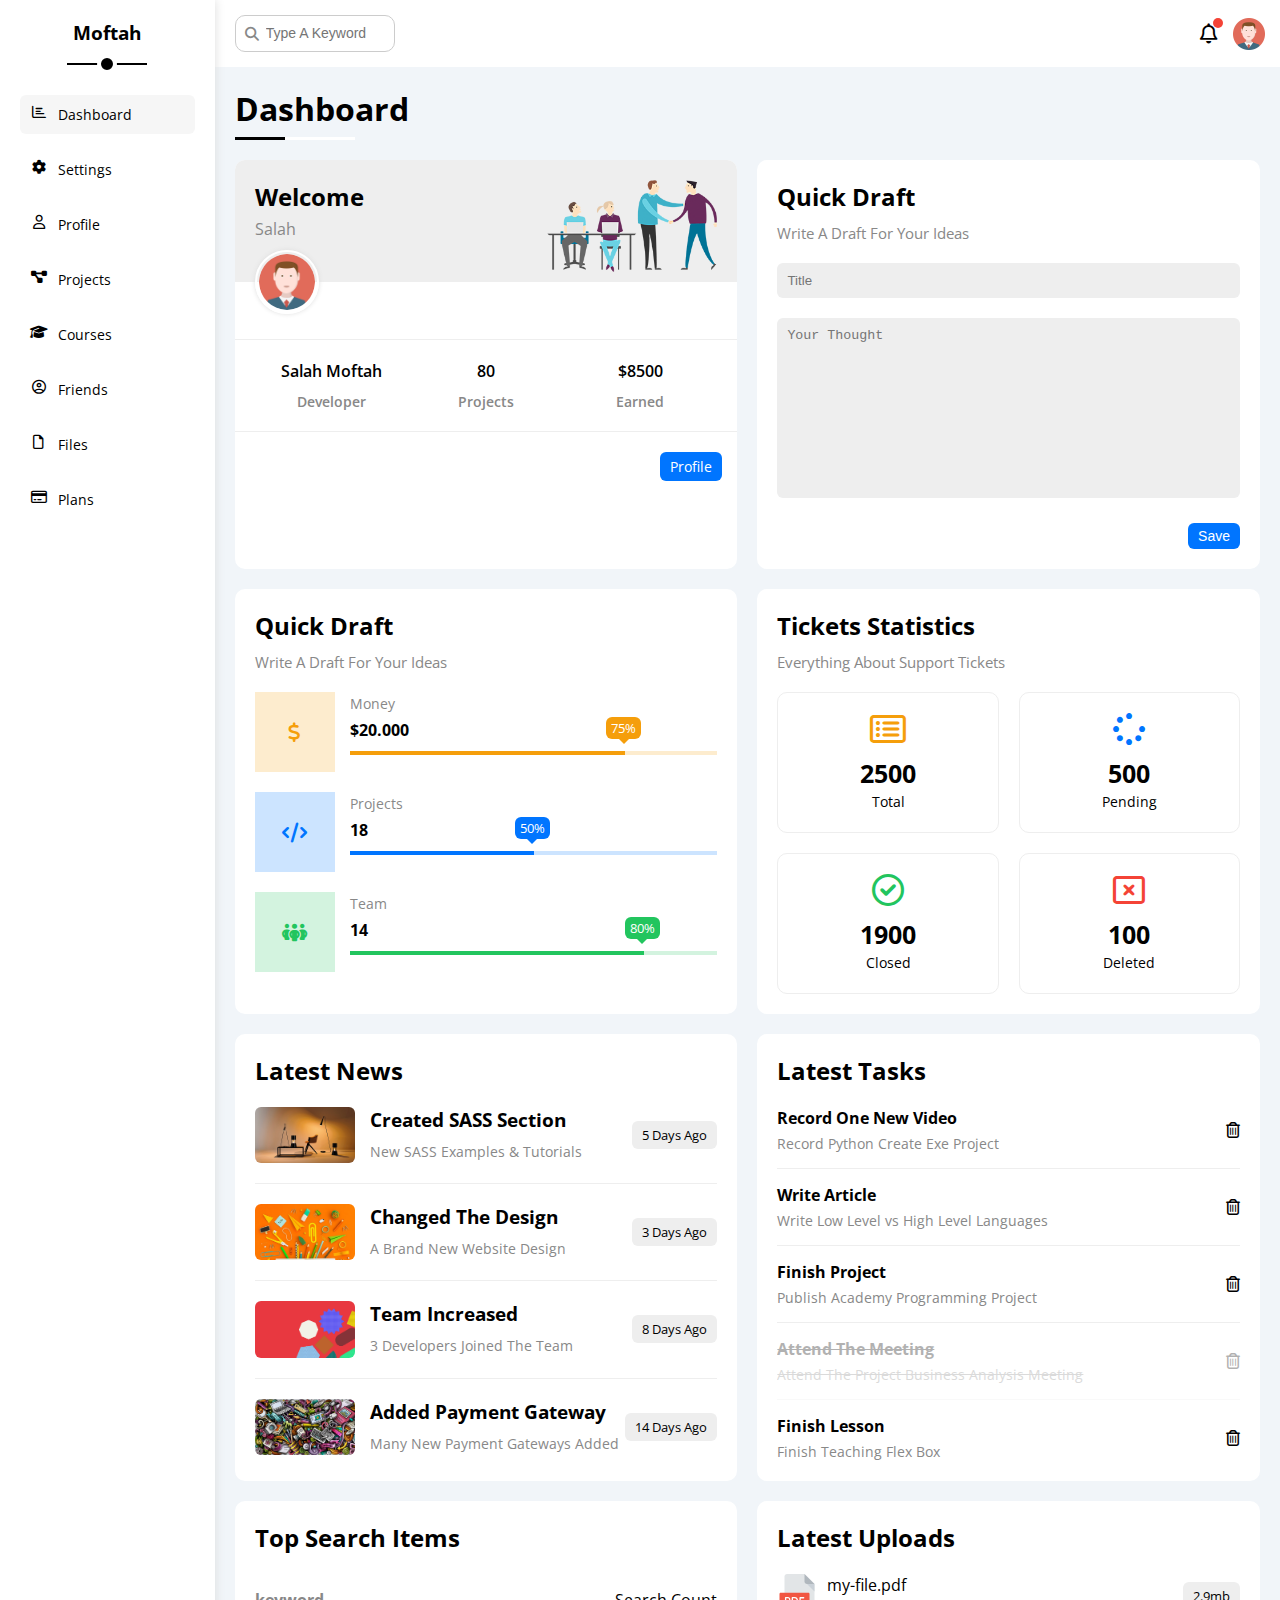
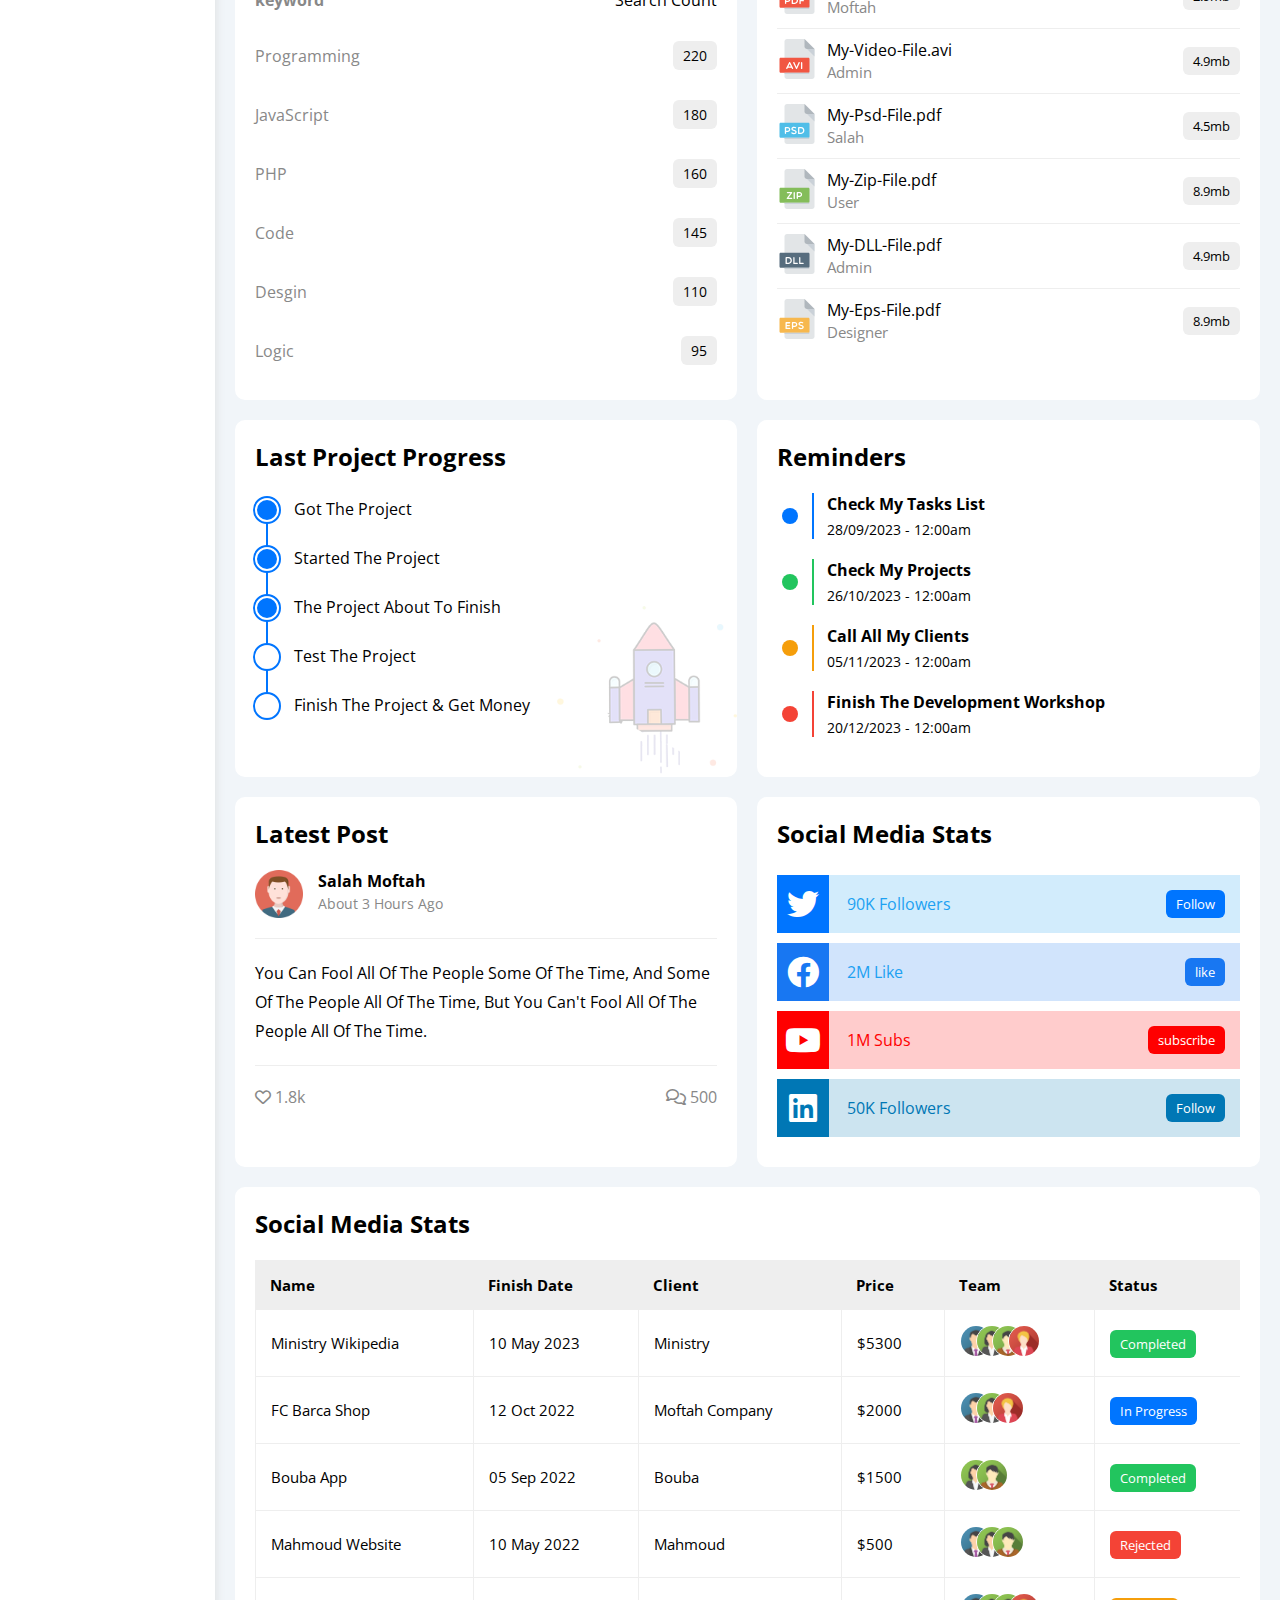
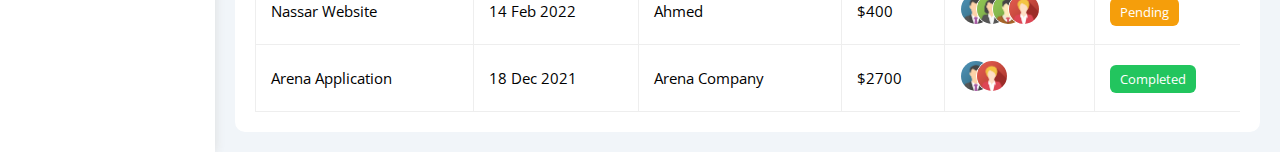
<file: index.html>
<!DOCTYPE html>
<html lang="en">
<head>
    <meta charset="UTF-8">
    <meta http-equiv="X-UA-Compatible" content="IE=edge">
    <meta name="viewport" content="width=device-width, initial-scale=1.0">
    <title>Tamplate Four</title>
    <link rel="stylesheet" href="Css/all.min.css">
    <link rel="stylesheet" href="Css/framework.css">
    <link rel="stylesheet" href="Css/Template Four.css">
    <link rel="preconnect" href="https://fonts.googleapis.com">
    <link rel="preconnect" href="https://fonts.gstatic.com" crossorigin>
    <link href="https://fonts.googleapis.com/css2?family=Open+Sans:wght@300;400;500;600;700;800&display=swap" rel="stylesheet">
</head>
<body>
    <div class="page d-flex">
        <div class="sidebar p-20 p-relative bg-white">
            <h3 class="txt-c p-relative mt-0">Moftah</h3>
            <ul>
                <li>
                    <a class="active d-flex align-center fs-14 c-black p-10 rad-6" href="index.html">
                        <i class="fa-regular fa-chart-bar fa-fw"></i>
                        <span>Dashboard</span>
                    </a>
                </li>
            </ul>
            <ul>
                <li>
                    <a class="d-flex align-center fs-14 c-black p-10 rad-6" href="settings.html">
                        <i class="fa-solid fa-gear fa-fw"></i>
                        <span>Settings</span>
                    </a>
                </li>
            </ul>
            <ul>
                <li>
                    <a class="d-flex align-center fs-14 c-black p-10 rad-6" href="profile.html">
                        <i class="fa-regular fa-user fa-fw"></i>
                        <span>Profile</span>
                    </a>
                </li>
            </ul>
            <ul>
                <li>
                    <a class="d-flex align-center fs-14 c-black p-10 rad-6" href="projects.html">
                        <i class="fa-solid fa-diagram-project fa-fw"></i>
                        <span>Projects</span>
                    </a>
                </li>
            </ul>
            <ul>
                <li>
                    <a class="d-flex align-center fs-14 c-black p-10 rad-6" href="courses.html">
                        <i class="fa-solid fa-graduation-cap fa-fw"></i>
                        <span>Courses</span>
                    </a>
                </li>
            </ul>
            <ul>
                <li>
                    <a class="d-flex align-center fs-14 c-black p-10 rad-6" href="friends.html">
                        <i class="fa-regular fa-circle-user fa-fw"></i>
                        <span>Friends</span>
                    </a>
                </li>
            </ul>
            <ul>
                <li>
                    <a class="d-flex align-center fs-14 c-black p-10 rad-6" href="files.html">
                        <i class="fa-regular fa-file fa-fw"></i>
                        <span>Files</span>
                    </a>
                </li>
            </ul>
            <ul>
                <li>
                    <a class="d-flex align-center fs-14 c-black p-10 rad-6" href="plans.html">
                        <i class="fa-regular fa-credit-card fa-fw"></i>
                        <span>Plans</span>
                    </a>
                </li>
            </ul>
        </div>
        <div class="content w-full">
            <!-- Start Head -->
            <div class="head bg-white p-15 between-flex">
                <div class="search p-relative">
                    <input class="p-10" type="search" placeholder="Type A Keyword">
                </div>
                <div class="icons d-flex align-center">
                    <span class="notification p-relative">
                        <i class="fa-regular fa-bell fa-lg"></i>
                    </span>
                    <img src="imgs/avatar.png" alt="">
                </div>
            </div>
            <!-- End Head -->
            <h1 class="p-relative">Dashboard</h1>
            <div class="wrapper d-grid gap-20">
                <!-- Start Welcome -->
                <div class="welcome bg-white rad-10 txt-c-mobile block-mobile">
                    <div class="intro p-20 bg-eee d-flex space-between">
                        <div>
                            <h2 class="m-0">Welcome</h2>
                            <p class="c-grey mt-5">Salah</p>
                        </div>
                        <img class="hide-mobile" src="imgs/welcome.png" alt="">
                    </div>
                    <img src="imgs/avatar.png" alt="" class="avatar">
                    <div class="body d-flex block-mobile p-20 mt-20 mb-20 txt-c">
                        <div>Salah Moftah <span class="d-block c-grey fs-14 mt-10">Developer</span></div>
                        <div>80<span class="d-block c-grey fs-14 mt-10">Projects</span></div>
                        <div>$8500<span class="d-block c-grey fs-14 mt-10">Earned</span></div>
                    </div>
                    <a href="profile.html" class="visit d-block fs-14 c-white w-fit bg-blue w-fit btn-shape">Profile</a>
                </div>
                <!-- End Welcome -->
                <!-- Start Quick Draft -->
                <div class="quick-draft bg-white p-20 rad-10">
                    <h2 class="m-0 mb-10">Quick Draft</h2>
                    <p class="c-grey m-0 mb-20 fs-15">Write A Draft For Your Ideas</p>
                    <form action="">
                        <input class="d-block bg-eee w-full mb-20 p-10 rad-6 b-none" type="text" placeholder="Title">
                        <textarea class="text-area bg-eee mb-20 w-full p-10 rad-6 b-none" placeholder="Your Thought"></textarea>
                        <input class="save bg-blue c-white b-none fs-14 d-block w-fit btn-shape" type="submit" value="Save">
                    </form>
                </div>
                <!-- End Quick Draft -->
                <!-- Start Targets -->
                <div class="targets bg-white p-20 rad-10">
                    <h2 class="m-0 mb-10">Quick Draft</h2>
                    <p class="c-grey m-0 mb-20 fs-15">Write A Draft For Your Ideas</p>
                    <div class="targets-row mb-20 orange d-flex align-center">
                        <div class="icon center-flex">
                            <i class="fa-solid fa-dollar-sign fa-lg c-orange"></i>
                        </div>
                        <div class="details">
                            <span class=" fs-14 c-grey">Money</span>
                            <span class="d-block mt-5 mb-10 fw-bold">$20.000</span>
                            <div class="prog p-relative">
                                <span style="width: 75%" class="bg-orange orange">
                                    <span class="bg-orange c-white rad-6">75%</span>
                                </span>
                            </div>
                        </div>
                    </div>
                    <div class="targets-row mb-20 blue d-flex align-center">
                        <div class="icon center-flex">
                            <i class="fa-solid fa-code fa-lg c-blue"></i>
                        </div>
                        <div class="details">
                            <span class=" fs-14 c-grey">Projects</span>
                            <span class="d-block mt-5 mb-10 fw-bold">18</span>
                            <div class="prog p-relative">
                                <span style="width: 50%" class="bg-blue blue">
                                    <span class="bg-blue c-white rad-6">50%</span>
                                </span>
                            </div>
                        </div>
                    </div>
                    <div class="targets-row mb-20 green d-flex align-center">
                        <div class="icon center-flex">
                            <i class="fa-sharp fa-solid fa-people-group fa-lg c-green"></i>
                        </div>
                        <div class="details">
                            <span class=" fs-14 c-grey">Team</span>
                            <span class="d-block mt-5 mb-10 fw-bold">14</span>
                            <div class="prog p-relative">
                                <span style="width: 80%" class="bg-green green">
                                    <span class="bg-green c-white rad-6">80%</span>
                                </span>
                            </div>
                        </div>
                    </div>
                </div>
                <!-- End Targets -->
                <!-- Start Tickets -->
                <div class="tickets bg-white p-20 rad-10">
                    <h2 class="m-0 mb-10">Tickets Statistics</h2>
                    <p class="c-grey m-0 mb-20 fs-15">Everything About Support Tickets</p>
                    <div class="d-flex gap-20 f-wrap">
                        <div class="box txt-c p-20 b-eee rad-10">
                            <i class="fa-regular fa-rectangle-list fa-2x c-orange"></i>
                            <span class="fw-bold d-block mt-10 fs-25">2500</span>
                            <span class="fs-14 mt-5">Total</span>
                        </div>
                        <div class="box txt-c p-20 b-eee rad-10">
                            <i class="fa-solid fa-spinner fa-2x c-blue"></i>
                            <span class="fw-bold d-block mt-10 fs-25">500</span>
                            <span class="fs-14 mt-5">Pending</span>
                        </div>
                        <div class="box txt-c p-20 b-eee rad-10">
                            <i class="fa-regular fa-circle-check fa-2x c-green"></i>
                            <span class="fw-bold d-block mt-10 fs-25">1900</span>
                            <span class="fs-14 mt-5">Closed</span>
                        </div>
                        <div class="box txt-c p-20 b-eee rad-10">
                            <i class="fa-regular fa-rectangle-xmark fa-2x c-red"></i>
                            <span class="fw-bold d-block mt-10 fs-25">100</span>
                            <span class="fs-14 mt-5">Deleted</span>
                        </div>
                    </div>
                </div>
                <!-- End Tickets -->
                <!-- Start Latest News -->
                <div class="latest-news bg-white p-20 rad-10 txt-c-mobile">
                    <h2 class="m-0 mb-20">Latest News</h2>
                    <div class="news align-center d-flex">
                        <img class="rad-6" src="imgs/news-01.png" alt="">
                        <div class="info">
                            <h3 class="fw-bold m-0 mb-10">Created SASS Section</h3>
                            <p class="c-grey fs-14 m-0">New SASS Examples & Tutorials</p>
                        </div>
                        <div class="btn-shape bg-eee fs-13 label">5 Days Ago</div>
                    </div>
                    <div class="news align-center d-flex">
                        <img class="rad-6" src="imgs/news-02.png" alt="">
                        <div class="info">
                            <h3 class="fw-bold m-0 mb-10">Changed The Design</h3>
                            <p class="c-grey fs-14 m-0">A Brand New Website Design</p>
                        </div>
                        <div class="btn-shape bg-eee fs-13 label">3 Days Ago</div>
                    </div>
                    <div class="news align-center d-flex">
                        <img class="rad-6" src="imgs/news-03.png" alt="">
                        <div class="info">
                            <h3 class="fw-bold m-0 mb-10">Team Increased</h3>
                            <p class="c-grey fs-14 m-0">3 Developers Joined The Team</p>
                        </div>
                        <div class="btn-shape bg-eee fs-13 label">8 Days Ago</div>
                    </div>
                    <div class="news align-center d-flex">
                        <img class="rad-6" src="imgs/news-04.png" alt="">
                        <div class="info">
                            <h3 class="fw-bold m-0 mb-10">Added Payment Gateway</h3>
                            <p class="c-grey fs-14 m-0">Many New Payment Gateways Added</p>
                        </div>
                        <div class="btn-shape bg-eee fs-13 label">14 Days Ago</div>
                    </div>
                </div>
                <!-- End Latest News -->
                <!-- Start Latest Tasks -->
                <div class="tasks bg-white p-20 rad-10">
                    <h2 class="m-0 mb-20">Latest Tasks</h2>
                    <div class="box between-flex ">
                        <div class="info ">
                            <h4 class="fw-bold m-0 mb-5">Record One New Video</h4>
                            <p class="c-grey fs-14 m-0">Record Python Create Exe Project</p>
                        </div>
                        <i class="fa-regular fa-trash-can"></i>
                    </div>
                    <div class="box between-flex">
                        <div class="info ">
                            <h4 class="fw-bold m-0 mb-5">Write Article</h4>
                            <p class="c-grey fs-14 m-0">Write Low Level vs High Level Languages</p>
                        </div>
                        <i class="fa-regular fa-trash-can"></i>
                    </div>
                    <div class="box between-flex">
                        <div class="info ">
                            <h4 class="fw-bold m-0 mb-5">Finish Project</h4>
                            <p class="c-grey fs-14 m-0">Publish Academy Programming Project</p>
                        </div>
                        <i class="fa-regular fa-trash-can"></i>
                    </div>
                    <div class="box between-flex done">
                        <div class="info ">
                            <h4 class="fw-bold m-0 mb-5">Attend The Meeting</h4>
                            <p class="c-grey fs-14 m-0">Attend The Project Business Analysis Meeting</p>
                        </div>
                        <i class="fa-regular fa-trash-can"></i>
                    </div>
                    <div class="box between-flex">
                        <div class="info ">
                            <h4 class="fw-bold m-0 mb-5">Finish Lesson</h4>
                            <p class="c-grey fs-14 m-0">Finish Teaching Flex Box</p>
                        </div>
                        <i class="fa-regular fa-trash-can"></i>
                    </div>
                </div>
                <!-- End Latest Tasks -->
                <!-- Start Search Items -->
                <div class="search-items bg-white p-20 rad-10">
                    <h2 class="m-0 mb-20">Top Search Items</h2>
                    <div class="search between-flex pt-15 pb-15">
                        <span class="fw-bold c-grey">keyword</span>
                        <span class="">Search Count</span>
                    </div>
                    <div class="search between-flex pt-15 pb-15">
                        <span class="c-grey">Programming</span>
                        <span class="btn-shape bg-eee fs-14">220</span>
                    </div>
                    <div class="search between-flex pt-15 pb-15">
                        <span class="c-grey">JavaScript</span>
                        <span class="btn-shape bg-eee fs-14">180</span>
                    </div>
                    <div class="search between-flex pt-15 pb-15">
                        <span class="c-grey">PHP</span>
                        <span class="btn-shape bg-eee fs-14">160</span>
                    </div>
                    <div class="search between-flex pt-15 pb-15">
                        <span class="c-grey">Code</span>
                        <span class="btn-shape bg-eee fs-14">145</span>
                    </div>
                    <div class="search between-flex pt-15 pb-15">
                        <span class="c-grey">Desgin</span>
                        <span class="btn-shape bg-eee fs-14">110</span>
                    </div>
                    <div class="search between-flex pt-15 pb-15">
                        <span class="c-grey">Logic</span>
                        <span class="btn-shape bg-eee fs-14">95</span>
                    </div>
                </div>
                <!-- End Search Items -->
                <!-- Start Latest Uploads -->
                <div class="latest-uploads bg-white p-20 rad-10">
                    <h2 class="m-0 mb-20">Latest Uploads</h2>
                    <ul class="m-0">
                        <li class="between-flex pb-10 mb-10">
                            <div class="d-flex align-center">
                                <img decoding="async" class="mr-10" src="imgs/pdf.svg" alt="" />
                            <div>
                                <span class="d-block">my-file.pdf</span>
                                <span class="fs-15 c-grey">Moftah</span>
                            </div>
                            </div>
                            <div class="bg-eee btn-shape fs-13">2.9mb</div>
                        </li>
                        <li class="between-flex pb-10 mb-10">
                            <div class="d-flex align-center">
                            <img decoding="async" class="mr-10" src="imgs/avi.svg" alt="" />
                            <div>
                                <span class="d-block">My-Video-File.avi</span>
                                <span class="fs-15 c-grey">Admin</span>
                            </div>
                            </div>
                            <div class="bg-eee btn-shape fs-13">4.9mb</div>
                        </li>
                        <li class="between-flex pb-10 mb-10">
                            <div class="d-flex align-center">
                            <img decoding="async" class="mr-10" src="imgs/psd.svg" alt="" />
                            <div>
                                <span class="d-block">My-Psd-File.pdf</span>
                                <span class="fs-15 c-grey">Salah</span>
                            </div>
                            </div>
                            <div class="bg-eee btn-shape fs-13">4.5mb</div>
                        </li>
                        <li class="between-flex pb-10 mb-10">
                            <div class="d-flex align-center">
                            <img decoding="async" class="mr-10" src="imgs/zip.svg" alt="" />
                            <div>
                                <span class="d-block">My-Zip-File.pdf</span>
                                <span class="fs-15 c-grey">User</span>
                            </div>
                            </div>
                            <div class="bg-eee btn-shape fs-13">8.9mb</div>
                        </li>
                        <li class="between-flex pb-10 mb-10">
                            <div class="d-flex align-center">
                            <img decoding="async" class="mr-10" src="imgs/dll.svg" alt="" />
                            <div>
                                <span class="d-block">My-DLL-File.pdf</span>
                                <span class="fs-15 c-grey">Admin</span>
                            </div>
                            </div>
                            <div class="bg-eee btn-shape fs-13">4.9mb</div>
                        </li>
                        <li class="between-flex">
                            <div class="d-flex align-center">
                            <img decoding="async" class="mr-10" src="imgs/eps.svg" alt="" />
                            <div>
                                <span class="d-block">My-Eps-File.pdf</span>
                                <span class="fs-15 c-grey">Designer</span>
                            </div>
                            </div>
                            <div class="bg-eee btn-shape fs-13">8.9mb</div>
                            </li>
                    </ul>
                </div>
                <!-- End Latest Uploads -->
                <!-- Start Last Project -->
                <div class="last-project bg-white p-20 rad-10 p-relative">
                    <h2 class="mt-0 mb-20">Last Project Progress</h2>
                    <ul class="m-0 p-relative">
                        <li class="mt-25 d-flex align-center done">Got The Project</li>
                        <li class="mt-25 d-flex align-center done">Started The Project</li>
                        <li class="mt-25 d-flex align-center done">The Project About To Finish</li>
                        <li class="mt-25 d-flex align-center current">Test The Project</li>
                        <li class="mt-25 d-flex align-center ">Finish The Project & Get Money</li>
                    </ul>
                    <img class="hide-mobile icon-photo" src="imgs/project.png" alt="">
                </div>
                <!-- End Last Project -->
                <!-- Start Reminders -->
                <div class="reminders bg-white p-20 rad-10">
                    <h2 class="mt-0 mb-20">Reminders</h2>
                    <div class="info mb-20 p-relative blue">
                        <h4 class="m-0">Check My Tasks List</h4>
                        <p class="m-0 mt-5 fs-14">28/09/2023 - 12:00am</p>
                    </div>
                    <div class="info mb-20 p-relative green">
                        <h4 class="m-0">Check My Projects</h4>
                        <p class="m-0 mt-5 fs-14">26/10/2023 - 12:00am</p>
                    </div>
                    <div class="info mb-20 p-relative orange">
                        <h4 class="m-0">Call All My Clients</h4>
                        <p class="m-0 mt-5 fs-14">05/11/2023 - 12:00am</p>
                    </div>
                    <div class="info mb-20 p-relative red">
                        <h4 class="m-0">Finish The Development Workshop</h4>
                        <p class="m-0 mt-5 fs-14">20/12/2023 - 12:00am</p>
                    </div>
                </div>
                <!-- End Reminders -->
                <!-- Start Latest Post -->
                <div class="post bg-white p-20 rad-10">
                    <h2 class="mt-0 mb-20">Latest Post</h2>
                    <div class="top d-flex align-center">
                        <img class="mr-15" src="imgs/avatar.png" alt="">
                        <div class="info">
                            <span class="fw-bold d-block">Salah Moftah</span>
                            <span class="c-grey fs-14">About 3 Hours Ago</span>
                        </div>
                    </div>
                    <p class="pt-20 pb-20 mt-20 mb-20 txt-c-mobile">You Can Fool All Of The People Some Of The Time, And Some Of The People All Of The Time, But You Can't Fool All Of The People All Of The Time.</p>
                    <div class="react mt-20 between-flex c-grey">
                        <div class="heart">
                            <i class="fa-regular fa-heart heart"></i>
                            1.8k
                        </div>
                        <div class="comment">
                            <i class="fa-regular fa-comments comments"></i>
                            500
                        </div>
                    </div>
                </div>
                <!-- End Latest Post -->
                <!-- Start Social Media Stats -->
                <div class="social bg-white p-20 rad-10 p-relative">
                    <h2 class="mt-0 mb-25">Social Media Stats</h2>
                    <div class="box twitter p-15 p-relative mb-10 between-flex">
                        <i class="fa-brands fa-twitter fa-2x c-white h-full center-flex"></i>
                        <span>90K Followers</span>
                        <a class="btn-shape fs-13 c-white" href="#">Follow</a>
                    </div>
                    <div class="box facebook p-15 p-relative mb-10 between-flex">
                        <i class="fa-brands fa-facebook fa-2x c-white h-full center-flex"></i>
                        <span>2M Like</span>
                        <a class="btn-shape fs-13 c-white" href="#">like</a>
                    </div>
                    <div class="box youtube p-15 p-relative mb-10 between-flex">
                        <i class="fa-brands fa-youtube fa-2x c-white h-full center-flex"></i>
                        <span>1M Subs</span>
                        <a class="btn-shape fs-13 c-white" href="#">subscribe</a>
                    </div>
                    <div class="box linkedin p-15 p-relative mb-10 between-flex">
                        <i class="fa-brands fa-linkedin fa-2x c-white h-full center-flex"></i>
                        <span>50K Followers</span>
                        <a class="btn-shape fs-13 c-white" href="#">Follow</a>
                    </div>
                </div>
                <!-- End Social Media Stats -->
            </div>
            <!-- Start Projects Table -->
            <div class="projects bg-white p-20 rad-10 m-20">
                <h2 class="mt-0 mb-20">Social Media Stats</h2>
                <div class="responsive-table">
                    <table class="fs-15 w-full">
                        <thead>
                            <tr>
                                <td>Name</td>
                                <td>Finish Date</td>
                                <td>Client</td>
                                <td>Price</td>
                                <td>Team</td>
                                <td>Status</td>
                            </tr>
                        </thead>
                        <tbody>
                            <tr>
                                <td>Ministry Wikipedia</td>
                                <td>10 May 2023</td>
                                <td>Ministry</td>
                                <td>$5300</td>
                                <td>
                                    <img decoding="async" src="imgs/team-01.png" alt="" />
                                    <img decoding="async" src="imgs/team-02.png" alt="" />
                                    <img decoding="async" src="imgs/team-03.png" alt="" />
                                    <img decoding="async" src="imgs/team-05.png" alt="" />
                                </td>
                                <td>
                                    <span class="label fs-13 btn-shape bg-green c-white">Completed</span>
                                </td>
                            </tr>
                            <tr>
                                <td>FC Barca Shop</td>
                                <td>12 Oct 2022</td>
                                <td>Moftah Company</td>
                                <td>$2000</td>
                                <td>
                                    <img decoding="async" src="imgs/team-01.png" alt="" />
                                    <img decoding="async" src="imgs/team-02.png" alt="" />
                                    <img decoding="async" src="imgs/team-05.png" alt="" />
                                </td>
                                <td>
                                    <span class="label fs-13 btn-shape bg-blue c-white">In Progress</span>
                                </td>
                            </tr>
                            <tr>
                                <td>Bouba App</td>
                                <td>05 Sep 2022</td>
                                <td>Bouba</td>
                                <td>$1500</td>
                                <td>
                                    <img decoding="async" src="imgs/team-02.png" alt="" />
                                    <img decoding="async" src="imgs/team-03.png" alt="" />
                                </td>
                                <td>
                                    <span class="label fs-13 btn-shape bg-green c-white">Completed</span>
                                </td>
                            </tr>
                            <tr>
                                <td>Mahmoud Website</td>
                                <td>10 May 2022</td>
                                <td>Mahmoud</td>
                                <td>$500</td>
                                <td>
                                    <img decoding="async" src="imgs/team-01.png" alt="" />
                                    <img decoding="async" src="imgs/team-02.png" alt="" />
                                    <img decoding="async" src="imgs/team-03.png" alt="" />
                                </td>
                                <td>
                                    <span class="label fs-13 btn-shape bg-red c-white">Rejected</span>
                                </td>
                            </tr>
                            <tr>
                                <td>Nassar Website</td>
                                <td>14 Feb 2022</td>
                                <td>Ahmed</td>
                                <td>$400</td>
                                <td>
                                    <img decoding="async" src="imgs/team-01.png" alt="" />
                                    <img decoding="async" src="imgs/team-02.png" alt="" />
                                    <img decoding="async" src="imgs/team-03.png" alt="" />
                                    <img decoding="async" src="imgs/team-05.png" alt="" />
                                </td>
                                <td>
                                    <span class="label fs-13 btn-shape bg-orange c-white">Pending</span>
                                </td>
                            </tr>
                            <tr>
                                <td>Arena Application</td>
                                <td>18 Dec 2021</td>
                                <td>Arena Company</td>
                                <td>$2700</td>
                                <td>
                                    <img decoding="async" src="imgs/team-01.png" alt="" />
                                    <img decoding="async" src="imgs/team-05.png" alt="" />
                                </td>
                                <td>
                                    <span class="label fs-13 btn-shape bg-green c-white">Completed</span>
                                </td>
                            </tr>
                        </tbody>
                    </table>
                </div>
            </div>
            <!-- End Projects Table -->
        </div>
    </div>
</body>
</html>
</file>
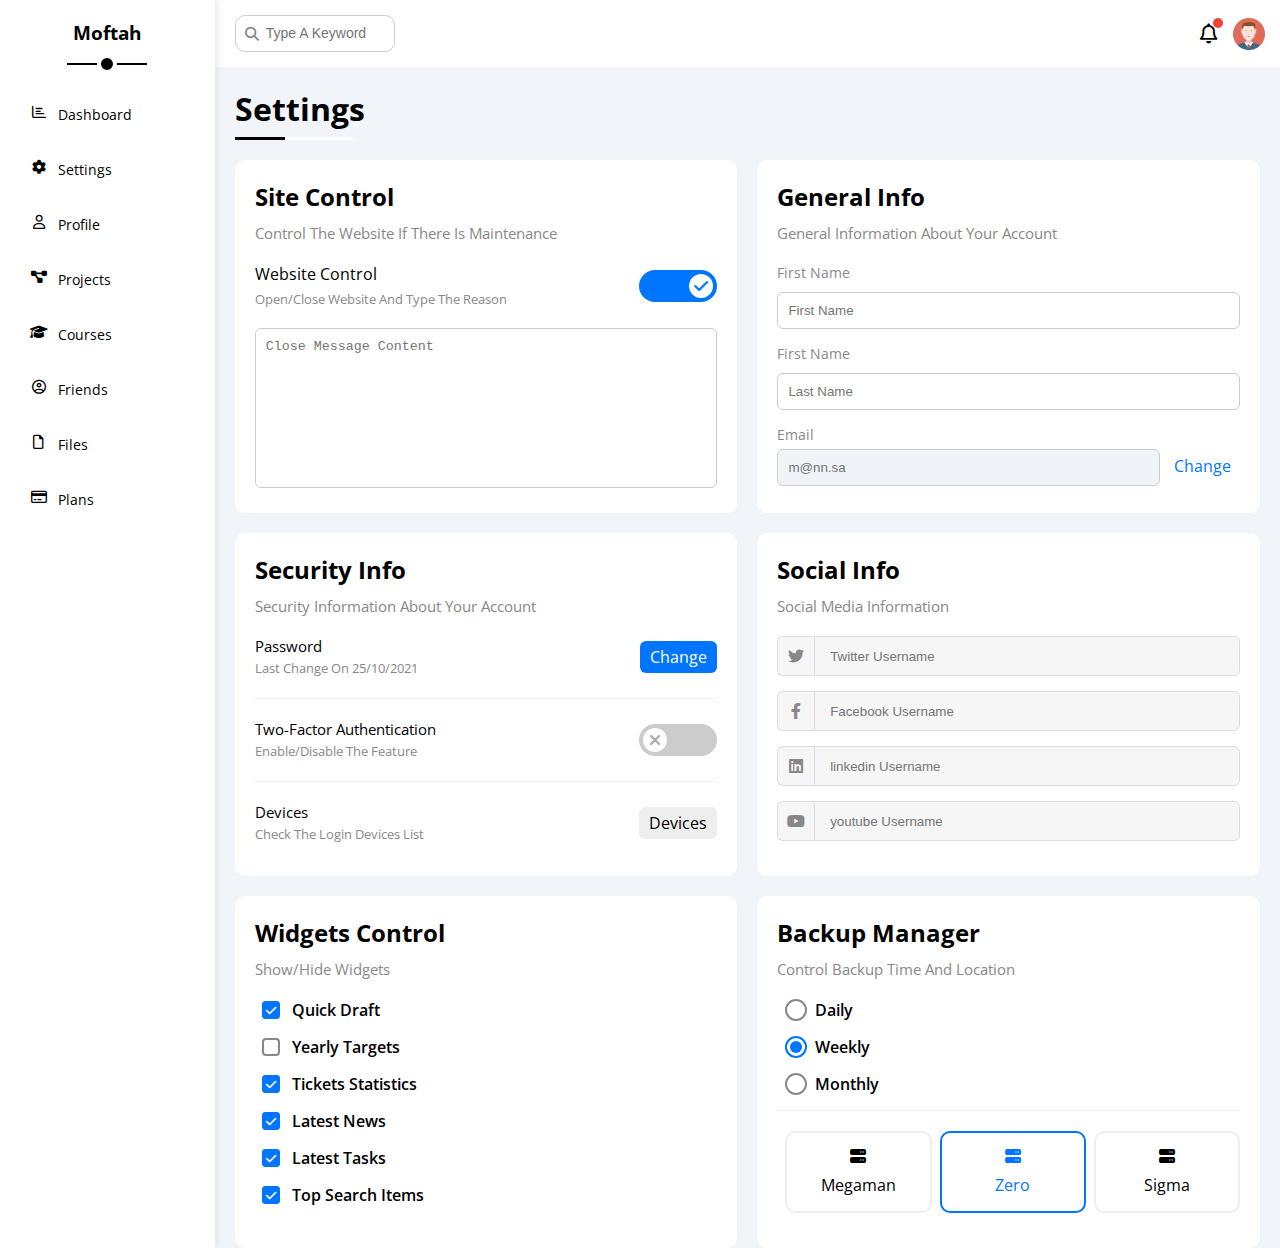
<file: settings.html>
<!DOCTYPE html>
<html lang="en">
<head>
    <meta charset="UTF-8">
    <meta http-equiv="X-UA-Compatible" content="IE=edge">
    <meta name="viewport" content="width=device-width, initial-scale=1.0">
    <title>Settings</title>
    <link rel="stylesheet" href="Css/all.min.css">
    <link rel="stylesheet" href="Css/framework.css">
    <link rel="stylesheet" href="Css/Template Four.css">
    <link rel="preconnect" href="https://fonts.googleapis.com">
    <link rel="preconnect" href="https://fonts.gstatic.com" crossorigin>
    <link href="https://fonts.googleapis.com/css2?family=Open+Sans:wght@300;400;500;600;700;800&display=swap" rel="stylesheet">
</head>
<body>
    <div class="page d-flex">
        <div class="sidebar p-20 p-relative bg-white">
            <h3 class="txt-c p-relative mt-0">Moftah</h3>
            <ul>
                <li>
                    <a class="d-flex align-center fs-14 c-black p-10 rad-6" href="index.html">
                        <i class="fa-regular fa-chart-bar fa-fw"></i>
                        <span>Dashboard</span>
                    </a>
                </li>
            </ul>
            <ul>
                <li>
                    <a class=" d-flex align-center fs-14 c-black p-10 rad-6" href="settings.html">
                        <i class="fa-solid fa-gear fa-fw"></i>
                        <span>Settings</span>
                    </a>
                </li>
            </ul>
            <ul>
                <li>
                    <a class="d-flex align-center fs-14 c-black p-10 rad-6" href="profile.html">
                        <i class="fa-regular fa-user fa-fw"></i>
                        <span>Profile</span>
                    </a>
                </li>
            </ul>
            <ul>
                <li>
                    <a class="d-flex align-center fs-14 c-black p-10 rad-6" href="projects.html">
                        <i class="fa-solid fa-diagram-project fa-fw"></i>
                        <span>Projects</span>
                    </a>
                </li>
            </ul>
            <ul>
                <li>
                    <a class="d-flex align-center fs-14 c-black p-10 rad-6" href="courses.html">
                        <i class="fa-solid fa-graduation-cap fa-fw"></i>
                        <span>Courses</span>
                    </a>
                </li>
            </ul>
            <ul>
                <li>
                    <a class="d-flex align-center fs-14 c-black p-10 rad-6" href="friends.html">
                        <i class="fa-regular fa-circle-user fa-fw"></i>
                        <span>Friends</span>
                    </a>
                </li>
            </ul>
            <ul>
                <li>
                    <a class="d-flex align-center fs-14 c-black p-10 rad-6" href="files.html">
                        <i class="fa-regular fa-file fa-fw"></i>
                        <span>Files</span>
                    </a>
                </li>
            </ul>
            <ul>
                <li>
                    <a class="d-flex align-center fs-14 c-black p-10 rad-6" href="plans.html">
                        <i class="fa-regular fa-credit-card fa-fw"></i>
                        <span>Plans</span>
                    </a>
                </li>
            </ul>
        </div>
        <div class="content w-full">
            <!-- Start Head -->
            <div class="head bg-white p-15 between-flex">
                <div class="search p-relative">
                    <input class="p-10" type="search" placeholder="Type A Keyword">
                </div>
                <div class="icons d-flex align-center">
                    <span class="notification p-relative">
                        <i class="fa-regular fa-bell fa-lg"></i>
                    </span>
                    <img src="imgs/avatar.png" alt="">
                </div>
            </div>
            <!-- End Head -->
            <h1 class="p-relative">Settings</h1>
            <div class="settings-page d-grid gap-20 m-10">
                <!-- Start Control -->
                <div class="control p-20 bg-white rad-10">
                    <h2 class="mb-10 mt-0">Site Control</h2>
                    <p class="mt-0 mb-20 c-grey fs-15">Control The Website If There Is Maintenance</p>
                    <div class="between-flex mb-20">
                        <div class="info">
                            <span class="">Website Control</span>
                            <p class="c-grey fs-13 m-0 mt-5">Open/Close Website And Type The Reason</p>
                        </div>
                        <label>
                            <input type="checkbox" class="toggle-checkbox" checked>
                            <div class="toggle-switch"></div>
                        </label>
                    </div>
                    <textarea class="w-full p-10 rad-6 b-none" placeholder="Close Message Content"></textarea>
                </div>
                <!-- End Control -->
                <!-- Start General Info -->
                <div class="info p-20 bg-white rad-10">
                    <h2 class="mb-10 mt-0">General Info</h2>
                    <p class="mt-0 mb-20 c-grey fs-15">General Information About Your Account</p>
                    <div class="mb-15">
                        <label class="fs-14 c-grey d-block mb-10" for="frist">First Name</label>
                        <input type="text" class="b-ccc rad-6 w-full p-10 d-block" placeholder="First Name" id="frist">
                    </div>
                    <div class="mb-15">
                        <label class="fs-14 c-grey d-block mb-10" for="Last">First Name</label>
                        <input type="text" class="b-ccc rad-6 w-full p-10 d-block" placeholder="Last Name" id="Last">
                    </div>
                    <div class="">
                        <label class="fs-14 c-grey d-block mb-5" for="email">Email</label>
                        <input type="email" class=" b-ccc d-block rad-6 p-10 bg-eee mr-10 w-full email" placeholder="m@nn.sa" id="email" disabled>
                        <a href="#" class="c-blue">Change</a>
                    </div>
                </div>
                <!-- End General Info -->
                <!-- Start Security  -->
                <div class="security p-20 bg-white rad-10">
                    <h2 class="mb-10 mt-0">Security Info</h2>
                    <p class="mt-0 mb-20 c-grey fs-15">Security Information About Your Account</p>
                    <div class="box mb-20 between-flex pb-20">
                        <div class="">
                            <span class="d-block fs-15">Password</span>
                            <span class="fs-13 c-grey">Last Change On 25/10/2021</span>
                        </div>
                        <div>
                            <a href="#" class="c-white bg-blue btn-shape change">Change</a>
                        </div>
                    </div>
                    <div class="box mb-20 pb-20 between-flex">
                        <div class="">
                            <span class="d-block fs-15">Two-Factor Authentication</span>
                            <span class="fs-13 c-grey">Enable/Disable The Feature</span>
                        </div>
                        <div>
                            <label>
                                <input type="checkbox" class="toggle-checkbox">
                                <div class="toggle-switch"></div>
                            </label>
                        </div>
                    </div>
                    <div class="mb-10 between-flex">
                        <div class="">
                            <span class="d-block fs-15">Devices</span>
                            <span class="fs-13 c-grey">Check The Login Devices List</span>
                        </div>
                        <div>
                            <a href="#" class="bg-eee btn-shape c-black">Devices</a>
                        </div>
                    </div>
                </div>
                <!-- End Security  -->
                <!-- Start Social Info -->
                <div class="social-boxs p-20 bg-white rad-10">
                    <h2 class="mb-10 mt-0">Social Info</h2>
                    <p class="mt-0 mb-20 c-grey fs-15">Social Media Information</p>
                    <div class="d-flex align-center mb-15">
                        <i class="fa-brands fa-twitter center-flex c-grey"></i>
                        <input class="w-full" type="text" placeholder="Twitter Username" />
                    </div>
                    <div class="d-flex align-center mb-15">
                        <i class="fa-brands fa-facebook-f center-flex c-grey"></i>
                        <input class="w-full" type="text" placeholder="Facebook Username" />
                    </div>
                    <div class="d-flex align-center mb-15">
                        <i class="fa-brands fa-linkedin center-flex c-grey"></i>
                        <input class="w-full" type="text" placeholder="linkedin Username" />
                    </div>
                    <div class="d-flex align-center mb-15">
                        <i class="fa-brands fa-youtube center-flex c-grey"></i>
                        <input class="w-full" type="text" placeholder="youtube Username" />
                    </div>
                </div>
                <!-- End Social Info -->
                <!-- Start Widgets Control -->
                <div class="widgets-control p-20 bg-white rad-10">
                    <h2 class="mb-10 mt-0">Widgets Control</h2>
                    <p class="mt-0 mb-20 c-grey fs-15">Show/Hide Widgets</p>
                    <div class="control d-flex align-center mb-15">
                        <input type="checkbox" id="one" checked>
                        <label for="one">Quick Draft</label>
                    </div>
                    <div class="control d-flex align-center mb-15">
                        <input type="checkbox" id="two">
                        <label for="two">Yearly Targets</label>
                    </div>
                    <div class="control d-flex align-center mb-15">
                        <input type="checkbox" id="three" checked>
                        <label for="three">Tickets Statistics</label>
                    </div>
                    <div class="control d-flex align-center mb-15">
                        <input type="checkbox" id="four" checked>
                        <label for="four">Latest News</label>
                    </div>
                    <div class="control d-flex align-center mb-15">
                        <input type="checkbox" id="five" checked>
                        <label for="five">Latest Tasks</label>
                    </div>
                    <div class="control d-flex align-center mb-15">
                        <input type="checkbox" id="six" checked>
                        <label for="six">Top Search Items</label>
                    </div>
                </div>
                <!-- End Widgets Control -->
                <!-- Start Backup Manager -->
                <div class="backup-control p-20 bg-white rad-10">
                    <h2 class="mb-10 mt-0">Backup Manager</h2>
                    <p class="mt-0 mb-20 c-grey fs-15">Control Backup Time And Location</p>
                    <div class="date d-flex align-center mb-15">
                        <input type="radio" name="time" id="day">
                        <label for="day">Daily</label>
                    </div>
                    <div class="date d-flex align-center mb-15">
                        <input type="radio" name="time" id="week" checked>
                        <label for="week">Weekly</label>
                    </div>
                    <div class="date d-flex align-center mb-15">
                        <input type="radio" name="time" id="month">
                        <label for="month">Monthly</label>
                    </div>
                    <div class="servers d-flex align-center txt-c">
                        <input type="radio" name="servers" id="server-one">
                        <div class="server mb-15 rad-10 w-full">
                            <label class="d-block m-15" for="server-one">
                                <i class="fa-solid fa-server d-block mb-10"></i>
                                Megaman
                            </label>
                        </div>
                        <input type="radio" name="servers" id="server-two" checked>
                        <div class="server mb-15 rad-10 w-full">
                            <label class="d-block m-15" for="server-two">
                                <i class="fa-solid fa-server d-block mb-10"></i>
                                Zero
                            </label>
                        </div>
                        <input type="radio" name="servers" id="server-three">
                        <div class="server mb-15 rad-10 w-full">
                            <label class="d-block m-15" for="server-three">
                                <i class="fa-solid fa-server d-block mb-10"></i>
                                Sigma
                            </label>
                        </div>
                    </div>
                </div>
                <!-- End Backup Manager -->
            </div>
            
        </div>
    </div>
</body>
</html>
</file>
<file: Css/framework.css>
/* Start box */
.d-flex {
  display: flex;
}
.space-between {
  justify-content: space-between;
}
.alian-center {
  align-items: center;
}
.d-block {
  display: block;
}
@media (max-width: 767px) {
  .block-mobile {
    display: block;
  }
  .hide-mobile {
    display: none;
  }
}
.d-grid {
  display: grid;
}
.gap-20 {
  gap: 20px;
}
.f-wrap {
  flex-wrap: wrap;
}
/* End box */
/* Start Padding + Margin */
.p-20 {
  padding: 20px;
}
.p-15 {
  padding: 15px;
}
.p-10 {
  padding: 10px;
}
.p-5 {
  padding: 5px;
}
.pb-10 {
  padding-bottom: 10px;
}
.pb-15 {
  padding-bottom: 15px;
}
.pb-20 {
  padding-bottom: 20px;
}
.pl-15 {
  padding: 15px;
}
.pt-10 {
  padding-top: 10px;
}
.pt-15 {
  padding-top: 15px;
}
.pt-20 {
  padding-top: 20px;
}
.m-20 {
  margin: 20px;
}
.m-0 {
  margin: 0;
}
.m-15 {
  margin: 15px;
}
.mt-0 {
  margin-top: 0;
}
.mt-5 {
  margin-top: 5px;
}
.mt-10 {
  margin-top: 10px;
}
.mt-15 {
  margin-top: 15px;
}
.mt-20 {
  margin-top: 20px;
}
.mt-25 {
  margin-top: 25px;
}
.mr-10 {
  margin-right: 10px;
}
.mr-15 {
  margin-right: 15px;
}
.mb-5 {
  margin-bottom: 5px;
}
.mb-10 {
  margin-bottom: 10px;
}
.mb-15 {
  margin-bottom: 15px;
}
.mb-20 {
  margin-bottom: 20px;
}
.mb-25 {
  margin-bottom: 25px;
}
/* End Padding + Margin */
/* Start Color */
.bg-white {
  background-color: white;
}
.bg-blue {
  background-color: #0075ff;
}
.bg-green {
  background-color: #22c55e;
}
.bg-orange {
  background-color: #f59e0b;
}
.bg-grey {
  background-color: #888;
}
.bg-red {
  background-color: #f44336;
}
.bg-eee {
  background-color: #eee;
}
.c-white {
  color: white;
}
.c-black {
  color: black;
}
.c-blue {
  color: #0075ff;
}
.c-alt-blue {
  color: #0d69d5;
}
.c-orange {
  color: #f59e0b;
}
.c-green {
  color: #22c55e;
}
.c-red {
  color: #f44336;
}
.c-grey {
  color: #888;
}
/* End Color */
/* Start Position */
.p-relative {
  position: relative;
}
/* End Position */
/* Start Font */
.txt-c {
  text-align: center;
}
@media (max-width: 767px) {
  .txt-c-mobile {
    text-align: center;
  }
}
.fs-13 {
  font-size: 13px;
}
.fs-14 {
  font-size: 14px;
}
.fs-15 {
  font-size: 15px;
}
.fs-18 {
  font-size: 20px;
}
.fs-25 {
  font-size: 25px;
}
.fw-bold {
  font-weight: bold;
}
/* End Font */
/* Start Border */
.b-eee {
  border: 1px solid #eee;
}
.b-ccc {
  border: 1px solid #ccc;
}
.b-none {
  border: none;
}
.rad-6 {
  border-radius: 6px;
}
.rad-10 {
  border-radius: 10px;
}
.rad-half {
  border-radius: 50%;
}
/* End Border */
/* Start Width */
.w-full {
  width: 100%;
}
.w-100 {
  width: 100px;
}
.w-fit {
  width: fit-content;
}
.h-fill {
  height: 100%;
}
.h-100 {
  height: 100px;
}
/* End Width */
/* Start Components */
.center-flex {
  display: flex;
  align-items: center;
  justify-content: center;
}
.between-flex {
  display: flex;
  align-items: center;
  justify-content: space-between;
}
.btn-shape {
  padding: 5px 10px;
  border-radius: 6px;
}
/* End Components */
</file>
<file: Css/Template Four.css>
/* Start Global Rules */
:root {
  --blue-color: #0075ff;
  --blue-alt-color: #0d69d5;
  --orange-color: #f59e0b;
  --green-color: #22c55e;
  --red-color: #f44336;
  --grey-color: #888;
  --main-border: #ccc;
  --main-radius: 10px;
  --main-transition: 0.3s;
}
body {
  margin: 0;
  font-family: "Open Sans", sans-serif;
}
* {
  --webkit-box-sizing: border-box;
  --moz-box-sizing: border-box;
  box-sizing: border-box;
}
*:focus {
  outline: none;
}
a {
  text-decoration: none;
}
ul {
  list-style: none;
  padding: 0;
}
::-webkit-scrollbar {
  width: 15px;
}
::-webkit-scrollbar-track {
  background-color: white;
}
::-webkit-scrollbar-thumb {
  background-color: var(--blue-color);
}
::-webkit-scrollbar-thumb:hover {
  background-color: var(--blue-alt-color);
}
.page {
  min-height: 100vh;
  background-color: #f1f5f9;
}
/* End Global Rules */
/* Start Sidebar */
.sidebar {
  width: 250px;
  box-shadow: 0 0 10px #ddd;
}
.sidebar h3 {
  margin-bottom: 50px;
}
.sidebar h3::before {
  content: "";
  position: absolute;
  background-color: black;
  left: 50%;
  transform: translateX(-50%);
  bottom: -20px;
  height: 2px;
  width: 80px;
}
.sidebar h3::after {
  content: "";
  position: absolute;
  background-color: black;
  left: 50%;
  transform: translateX(-50%);
  border: 4px solid white;
  border-radius: 50%;
  bottom: -29px;
  height: 12px;
  width: 12px;
}
.sidebar ul a {
  transition: var(--main-transition);
  margin-bottom: 5px;
}
.sidebar ul li a:hover,
.sidebar ul li a.active {
  background-color: #f6f6f6;
}
.sidebar ul span {
  font-size: 14px;
  margin-left: 10px;
}
@media (max-width: 767px) {
  .sidebar {
    width: 70px;
    padding: 10px;
  }
  .sidebar h3 {
    margin-bottom: 15px;
    font-size: 13px;
  }
  .sidebar h3::before,
  .sidebar h3::after,
  .sidebar ul span {
    display: none;
  }
}
/* End Sidebar */
/* Start content */
.content {
  overflow: hidden;
}
.head .search::before {
  font-family: "Font Awesome 5 Free";
  content: "\f002";
  font-weight: 900;
  position: absolute;
  left: 15px;
  top: 50%;
  transform: translateY(-50%);
  font-size: 14px;
  color: var(--grey-color);
}
.head .search input {
  border-radius: var(--main-radius);
  width: 160px;
  border: 1px solid var(--main-border);
  transition: var(--main-transition);
  margin-left: 5px;
  padding-left: 30px;
}
.head .search input::placeholder {
  font-size: 14px;
}
.head .search input:focus::placeholder {
  color: transparent;
}
.head .search input:focus {
  width: 200px;
}
.head .icons .notification {
  margin-top: 5px;
}
.head .icons .notification::before {
  content: "";
  position: absolute;
  width: 10px;
  height: 10px;
  background-color: var(--red-color);
  border-radius: 50%;
  right: -5px;
  top: -5px;
}
.head .icons img {
  width: 32px;
  height: 32px;
  margin-left: 15px;
}
.page .content h1 {
  margin: 20px 20px 30px;
}
.page .content h1::before {
  content: "";
  position: absolute;
  background-color: white;
  left: 0;
  bottom: -10px;
  height: 3px;
  width: 120px;
}
.page .content h1::after {
  content: "";
  position: absolute;
  background-color: black;
  left: 0;
  bottom: -10px;
  height: 3px;
  width: 50px;
  z-index: 1;
}
/* End content */
/* Start Wrapper */
.wrapper {
  grid-template-columns: repeat(auto-fill, minmax(450px, 1fr));
  margin-left: 20px;
  margin-right: 20px;
}
@media (max-width: 767px) {
  .wrapper {
    grid-template-columns: minmax(200px, 1fr);
    margin-left: 10px;
    margin-right: 10px;
  }
}
/* End Wrapper */
/* Start Welcome */
.welcome {
  overflow: hidden;
}
.welcome .avatar {
  width: 64px;
  height: 64px;
  position: relative;
  border: 2px solid white;
  border-radius: 50%;
  box-shadow: 0px 0px 5px #ddd;
  margin-left: 20px;
  margin-top: -32px;
  padding: 2px;
}
@media (max-width: 767px) {
  .welcome .avatar {
    margin-left: 0;
  }
  .welcome .intro {
    padding-bottom: 30px;
  }
  .welcome .body div:not(:last-child) {
    margin-bottom: 20px;
  }
}
.welcome .intro img {
  width: 170px;
  margin-bottom: -10px;
}
.welcome .body {
  border-top: 1px solid #eee;
  border-bottom: 1px solid #eee;
}
.welcome .body div {
  flex: 1;
  font-weight: 600;
}
.welcome .visit {
  margin: 0 15px 15px auto;
  /* padding: 5px 10px; */
  transition: var(--main-transition);
}
.welcome .visit:hover {
  background-color: #0d69d5;
}
/* End Welcome */
/* Start Quick Draft */
.quick-draft form .text-area {
  min-height: 180px;
  resize: none;
}
.quick-draft .save {
  margin-left: auto;
  cursor: pointer;
  transition: var(--main-transition);
}
.quick-draft .save:hover {
  background-color: var(--blue-alt-color);
}
/* End Quick Draft */
/* Start Targets  */
.targets .targets-row .icon {
  width: 80px;
  height: 80px;
  margin-right: 15px;
}
.targets .details {
  flex: 1;
}
.targets .details .prog {
  height: 4px;
}
.targets .details .prog > span {
  position: absolute;
  left: 0;
  top: 0;
  height: 100%;
}
.targets .details .prog > span span {
  position: absolute;
  bottom: 16px;
  right: -16px;
  padding: 2px 5px;
  font-size: 13px;
}
.targets .details .prog > span span::after {
  content: "";
  position: absolute;
  bottom: -10px;
  left: 50%;
  transform: translateX(-50%);
  border-style: solid;
  border-width: 5px;
}
.targets .details .prog > .blue span::after {
  border-color: var(--blue-color) transparent transparent transparent;
}
.targets .details .prog > .orange span::after {
  border-color: var(--orange-color) transparent transparent transparent;
}
.targets .details .prog > .green span::after {
  border-color: var(--green-color) transparent transparent transparent;
}
.blue .prog,
.blue .icon {
  background-color: rgba(0, 119, 255, 20%);
}
.orange .prog,
.orange .icon {
  background-color: rgba(245, 159, 11, 20%);
}
.green .prog,
.green .icon {
  background-color: rgba(34, 197, 94, 20%);
}
/* End Targets  */
/* Start Tickets */
.tickets .box {
  width: calc(50% - 10px);
}
@media (max-width: 767px) {
  .tickets .box {
    width: 100%;
  }
}
/* End Tickets */
/* Start Latest News */
.latest-news img {
  width: 100px;
  margin-right: 15px;
}
.latest-news .news:not(:last-child) {
  border-bottom: 1px solid #eee;
  margin-bottom: 20px;
  padding-bottom: 20px;
}
.latest-news .label {
  margin: auto;
}
.latest-news .info {
  flex-grow: 1;
}
@media (max-width: 767px) {
  .latest-news .news {
    flex-direction: column;
  }
  .latest-news h2 {
    text-align: left;
  }
  .latest-news img {
    margin: 0 auto;
  }
  .latest-news .info {
    margin: 10px 0;
  }
}
/* End Latest News */
/* Start Latest Tasks */
.tasks .box:not(:last-of-type) {
  border-bottom: 1px solid #eee;
  margin-bottom: 15px;
  padding-bottom: 15px;
}
.tasks .done {
  opacity: 0.3;
}
.tasks .done h4,
.tasks .done p {
  text-decoration: line-through;
}
.tasks .box i {
  transition: var(--main-transition);
}
.tasks .box i:hover {
  color: #f44336;
  cursor: pointer;
}
/* End Latest Tasks */
/* Start Latest Uploads */
.latest-uploads ul li:not(:last-child) {
  border-bottom: 1px solid #eee;
}
.latest-uploads img {
  width: 40px;
  height: 40px;
}
/* End Latest Uploads */
/* Start Last Project */
.last-project ul::before {
  content: "";
  position: absolute;
  left: 11px;
  width: 2px;
  height: 100%;
  background-color: var(--blue-color);
}
.last-project ul li::before {
  content: "";
  width: 20px;
  height: 20px;
  display: block;
  border-radius: 50%;
  background-color: white;
  border: 2px solid white;
  outline: 2px solid var(--blue-color);
  margin-right: 15px;
  z-index: 1;
}
.last-project ul li.done::before {
  background-color: var(--blue-color);
}
.last-project ul li.current::before {
  animation: change-color 0.8s infinite alternate;
}
.last-project .icon-photo {
  opacity: 0.2;
  width: 180px;
  right: 0;
  bottom: 0;
  position: absolute;
}
/* End Last Project */
/* Start Reminders */
.reminders .info {
  margin-left: 50px;
}
.reminders .info::before {
  content: "";
  position: absolute;
  left: -15px;
  top: 0;
  height: 100%;
  width: 2px;
  margin-right: 15px;
}
.reminders .blue::before {
  background-color: var(--blue-color);
}
.reminders .green::before {
  background-color: var(--green-color);
}
.reminders .orange::before {
  background-color: var(--orange-color);
}
.reminders .red::before {
  background-color: var(--red-color);
}
.reminders .info::after {
  content: "";
  position: absolute;
  left: -45px;
  top: 50%;
  transform: translateY(-50%);
  width: 16px;
  height: 16px;
  border-radius: 50%;
}
.reminders .blue::after {
  background-color: var(--blue-color);
}
.reminders .green::after {
  background-color: var(--green-color);
}
.reminders .orange::after {
  background-color: var(--orange-color);
}
.reminders .red::after {
  background-color: var(--red-color);
}
/* End Reminders */
/* Start Latest Post */
.post img {
  width: 48px;
  height: 48px;
}
.post p {
  border-top: 1px solid #eee;
  border-bottom: 1px solid #eee;
  line-height: 1.8;
  text-transform: capitalize;
  min-width: 140px;
}
/* End Latest Post */
/* Start Social Media Stats */
.social .box {
  padding-left: 70px;
}
.social .box i {
  position: absolute;
  left: 0;
  top: 0;
  width: 52px;
  height: 100%;
  transition: var(--main-transition);
}
.social .twitter {
  background-color: rgb(29 161 242 / 20%);
  color: #1da1f2;
}
.social .facebook {
  background-color: rgb(24 119 242 / 20%);
  color: #1da1f2;
}
.social .youtube {
  background-color: rgb(255 0 0 / 20%);
  color: #ff0000;
}
.social .linkedin {
  background-color: rgb(0 119 181 / 20%);
  color: #0077b5;
}
.social .twitter i,
.social .twitter a {
  background-color: #0075ff;
}
.social .facebook i,
.social .facebook a {
  background-color: #1877f2;
}
.social .youtube i,
.social .youtube a {
  background-color: #ff0000;
}
.social .linkedin i,
.social .linkedin a {
  background-color: #0077b5;
}
.social .box i:hover {
  transform: rotate(5deg);
}
/* End Social Media Stats */
/* Start Projects Table */
.projects .responsive-table {
  overflow-x: auto;
}
.projects table {
  min-width: 1000px;
  border-spacing: 0;
}
.projects table td {
  padding: 15px;
}
.projects thead td:not(:last-child) {
  border-right: 1px solid #eee;
}
.projects tbody td {
  border-bottom: 1px solid #eee;
  border-left: 1px solid #eee;
  transition: var(--main-transition);
}
.projects tbody td:last-child {
  border-right: 1px solid #eee;
}
.projects .responsive-table thead {
  background-color: #eee;
  font-weight: bold;
}
.projects tbody tr:hover td {
  background-color: #faf7f7;
}
.projects .responsive-table tbody img {
  width: 32px;
  height: 32px;
  border-radius: 50%;
  border: 1px solid white;
}
.projects .responsive-table tbody img:not(:first-of-type) {
  margin-left: -20px;
}
/* End Projects Table */
/* Start Settings */
.settings-page {
  grid-template-columns: repeat(auto-fill, minmax(500px, 1fr));
  margin-left: 20px;
  margin-right: 20px;
}
@media (max-width: 767px) {
  .settings-page {
    grid-template-columns: minmax(100px, 1fr);
    margin-left: 10px;
    margin-right: 10px;
    gap: 10px;
  }
}
.control textarea {
  min-height: 160px;
  resize: none;
  border: 1px solid #ccc;
}
.info [type="email"] {
  display: inline-flex;
  width: calc(100% - 80px);
  cursor: no-drop;
}
.security .box {
  border-bottom: 1px solid #eee;
}
.security .change {
  transition: var(--main-transition);
}
.security .change:hover {
  background-color: var(--blue-alt-color);
}
.settings-page .social-boxs i {
  width: 40px;
  height: 40px;
  background-color: #f6f6f6;
  border: 1px solid #ddd;
  border-right: none;
  border-radius: 6px 0 0 6px;
  transition: var(--main-transition);
}
.settings-page .social-boxs input {
  height: 40px;
  border: 1px solid #ddd;
  padding-left: 15px;
  background-color: #f6f6f6;
  border-radius: 0 6px 6px 0;
}
.settings-page .social-boxs > div:focus-within i {
  color: black;
}
.widgets-control .control input[type="checkbox"] {
  -webkit-appearance: none;
  appearance: none;
}
.widgets-control .control label {
  padding-left: 30px;
  cursor: pointer;
  position: relative;
  font-weight: 600;
}
.widgets-control .control label::before,
.widgets-control .control label::after {
  position: absolute;
  left: 0;
  top: 50%;
  margin-top: -9px;
  border-radius: 4px;
}
.widgets-control .control label::before {
  content: "";
  width: 14px;
  height: 14px;
  border: 2px solid var(--grey-color);
}
.widgets-control .control label:hover::before {
  border-color: var(--blue-alt-color);
}
.widgets-control .control label::after {
  font-family: var(--fa-style-family-classic);
  content: "\f00c";
  font-weight: 900;
  background-color: var(--blue-color);
  color: white;
  font-size: 12px;
  width: 18px;
  height: 18px;
  display: flex;
  justify-content: center;
  align-items: center;
  transform: scale(0) rotate(360deg);
  transition: 0.3s;
}
.widgets-control .control input[type="checkbox"]:checked + label::after {
  transform: scale(1);
}
.backup-control input[type="radio"] {
  --webkit-appearance: none;
  appearance: none;
}
.backup-control .date label {
  padding-left: 30px;
  cursor: pointer;
  position: relative;
  font-weight: 600;
}
.backup-control .date label::before {
  content: "";
  position: absolute;
  top: 50%;
  left: 0;
  margin-top: -11px;
  width: 18px;
  height: 18px;
  border: 2px solid var(--grey-color);
  border-radius: 50%;
}
.backup-control .date label::after {
  content: "";
  width: 12px;
  height: 12px;
  position: absolute;
  background-color: var(--blue-color);
  border-radius: 50%;
  left: 5px;
  top: 5px;
  transition: var(--main-transition);
  transform: scale(0);
}
.backup-control .date input[type="radio"]:checked + label::after {
  transform: scale(1);
}
.backup-control .date input[type="radio"]:checked + label::before {
  border-color: var(--blue-color);
}
.backup-control .servers {
  padding-top: 20px;
  border-top: 1px solid #eee;
}
@media (max-width: 767px) {
  .backup-control .servers {
    flex-wrap: wrap;
  }
}
.backup-control .servers .server {
  border: 2px solid #eee;
}
.backup-control .servers .server label {
  cursor: pointer;
}
.backup-control .servers input[type="radio"]:checked + .server {
  border-color: var(--blue-color);
}
.backup-control .servers input[type="radio"]:checked + .server label {
  color: var(--blue-color);
}
.toggle-checkbox {
  -webkit-appearance: none;
  appearance: none;
  display: none;
}
.toggle-switch {
  background-color: #ccc;
  width: 78px;
  height: 32px;
  border-radius: 16px;
  position: relative;
  transition: 0.3s;
  cursor: pointer;
}
.toggle-switch::before {
  font-family: var(--fa-style-family-classic);
  content: "\f00d";
  font-weight: 900;
  background-color: white;
  width: 24px;
  height: 24px;
  position: absolute;
  border-radius: 50%;
  top: 4px;
  left: 4px;
  display: flex;
  justify-content: center;
  align-items: center;
  color: #aaa;
  transition: 0.3s;
}
.toggle-checkbox:checked + .toggle-switch {
  background-color: var(--blue-color);
}
.toggle-checkbox:checked + .toggle-switch::before {
  content: "\f00c";
  left: 50px;
  color: var(--blue-color);
}
.settings-page :disabled {
  cursor: no-drop;
  background-color: #f0f4f8;
  color: #bbb;
}
/* End Settings */
/* Start Profile */
@media (max-width: 767px) {
  .profile-page .overview {
    flex-direction: column;
  }
}
.profile-page .avatar-box {
  width: 300px;
}
@media (min-width: 768px) {
  .profile-page .avatar-box {
    border-right: 1px solid #eee;
  }
}
.profile-page .avatar-box > img {
  width: 120px;
  height: 120px;
}
.profile-page .avatar-box .level {
  height: 6px;
  overflow: hidden;
  margin: auto;
  width: 70%;
}
.profile-page .avatar-box .level span {
  position: absolute;
  left: 0;
  top: 0;
  height: 100%;
  background-color: var(--blue-color);
  border-radius: 6px;
}
.profile-page .info-box .box {
  flex-wrap: wrap;
  border-bottom: 1px solid #eee;
  transition: 0.3s;
  justify-content: space-between;
}
.profile-page .info-box .box:hover {
  background-color: #f9f9f9;
}
.profile-page .info-box .box > div {
  min-width: 250px;
  padding: 10px 0 0;
}
.profile-page .info-box h4 {
  font-weight: normal;
}
/* Start Training Code */
.profile-page .info-box .toggle-switch {
  height: 20px;
}
@media (max-width: 767px) {
  .profile-page .info-box .toggle-switch {
    margin: auto;
  }
}
.profile-page .info-box .toggle-switch::before {
  width: 12px;
  height: 12px;
  font-size: 8px;
}
.profile-page .info-box .toggle-checkbox:checked + .toggle-switch::before {
  left: 62px;
}
/* End Training Code */
@media (max-width: 767px) {
  .profile-page .other-data {
    flex-direction: column;
  }
}
.profile-page .skills-card {
  flex-grow: 1;
}
.profile-page .skills-card ul li {
  padding: 15px 0;
}
.profile-page .skills-card ul li:not(:last-child) {
  border-bottom: 1px solid #eee;
}
.profile-page .skills-card ul li span {
  display: inline-flex;
  padding: 4px 10px;
  background-color: #eee;
  border-radius: 6px;
  font-size: 14px;
}
.profile-page .skills-card ul li span:not(:last-child) {
  margin-right: 5px;
}
.profile-page .activities {
  flex-grow: 2;
}
.profile-page .activity:not(:last-of-type) {
  border-bottom: 1px solid #eee;
  padding-bottom: 20px;
  margin-bottom: 20px;
}
.profile-page .activity img {
  width: 64px;
  height: 64px;
  margin-right: 10px;
}
@media (min-width: 768px) {
  .profile-page .activity .date {
    margin-left: auto;
    text-align: right;
  }
}
@media (max-width: 767px) {
  .profile-page .activity {
    flex-direction: column;
  }
  .profile-page .activity img {
    margin-right: 0;
    margin-bottom: 15px;
  }
  .profile-page .activity .date {
    margin-top: 15px;
  }
}
/* End Profile */
/* Start Projects Page */
.projects-page {
  grid-template-columns: repeat(auto-fill, minmax(500px, 1fr));
}
@media (max-width: 767px) {
  .projects-page {
    grid-template-columns: minmax(200px, 1fr);
    margin-left: 10px;
    margin-right: 10px;
    gap: 10px;
  }
}
.projects-page .project .date {
  position: absolute;
  right: 10px;
  top: 10px;
}
.projects-page .project h4 {
  font-weight: normal;
}
.projects-page .project .team {
  position: relative;
  min-height: 80px;
}
.projects-page .project .team a {
  position: absolute;
  left: 0;
  bottom: 0;
}
.projects-page .project .team a:nth-child(2) {
  left: 25px;
}
.projects-page .project .team a:nth-child(3) {
  left: 50px;
}
.projects-page .project .team a:nth-child(4) {
  left: 75px;
}
.projects-page .project .team a:nth-child(5) {
  left: 100px;
}
.projects-page .project .team a:hover {
  z-index: 1000;
}
.projects-page .project .team img {
  width: 40px;
  height: 40px;
  border-radius: 50%;
  border: 2px solid white;
}
.projects-page .project .do {
  justify-content: flex-end;
  border-top: 1px solid #eee;
  padding-top: 15px;
  margin-top: 15px;
}
@media (max-width: 767px) {
  .projects-page .project .do {
    flex-direction: column;
  }
}
.projects-page .project .do span {
  padding: 3px 8px;
  margin-left: 5px;
  width: fit-content;
}
@media (max-width: 767px) {
  .projects-page .project .do span:not(:last-child) {
    margin-bottom: 15px;
  }
}
.projects-page .project .info {
  border-top: 1px solid #eee;
  margin-top: 15px;
  padding-top: 15px;
}
@media (max-width: 767px) {
  .projects-page .project .info {
    flex-direction: column;
  }
}
.projects-page .project .prog {
  height: 8px;
  width: 260px;
  position: relative;
  border-radius: 6px;
}
@media (max-width: 767px) {
  .projects-page .project .prog {
    margin-bottom: 15px;
  }
}
.projects-page .project .prog span {
  position: absolute;
  left: 0;
  top: 0;
  height: 100%;
  border-radius: 6px;
}
/* End Projects Page */
/* Start Courses Page */
.courses-page {
  grid-template-columns: repeat(auto-fill, minmax(300px, 1fr));
}
@media (max-width: 767px) {
  .courses-page {
    grid-template-columns: minmax(200px, 1fr);
    margin-left: 10px;
    margin-right: 10px;
    gap: 10px;
  }
}
.courses-page .course {
  overflow: hidden;
}
.courses-page .course .cover {
  max-width: 100%;
}
.courses-page .course .instructor {
  position: absolute;
  width: 64px;
  height: 64px;
  border-radius: 50%;
  top: 20px;
  left: 20px;
  border: 2px solid white;
}
.courses-page .course .description {
  line-height: 1.6;
}
.courses-page .course .info {
  border-top: 1px solid #eee;
  font-size: 13px;
}
.courses-page .course .info .title {
  position: absolute;
  top: -13px;
  left: 50%;
  transform: translateX(-50%);
  font-size: 13px;
}
/* End Courses Page */
/* Start Friends Page */
.friends-page {
  grid-template-columns: repeat(auto-fill, minmax(300px, 1fr));
}
@media (max-width: 767px) {
  .friends-page {
    grid-template-columns: minmax(200px, 1fr);
    margin-left: 10px;
    margin-right: 10px;
    gap: 10px;
  }
}
.friends-page .contact {
  position: absolute;
  left: 10px;
  top: 10px;
}
.friends-page .contact i {
  background-color: #eee;
  padding: 10px;
  border-radius: 50%;
  color: #666;
  font-size: 13px;
  cursor: pointer;
  transition: 0.3s;
}
.friends-page .contact i:hover {
  background-color: var(--blue-color);
  color: white;
}
.friends-page .friend .icons {
  border-top: 1px solid #eee;
  border-bottom: 1px solid #eee;
  margin-top: 15px;
  margin-bottom: 15px;
  padding-top: 15px;
  padding-bottom: 15px;
}
.friends-page .friend .icons i {
  margin-right: 5px;
}
.friends-page .friend .icons .vip {
  position: absolute;
  right: 0;
  top: 50%;
  transform: translateY(-50%);
  font-size: 40px;
  opacity: 0.2;
}
/* End Friends Page */
/* Start Files Page */
.files-page {
  flex-direction: row-reverse;
  align-items: flex-start;
}
@media (max-width: 767px) {
  .files-page {
    flex-direction: column;
    align-items: normal;
  }
}
.files-page .files-stats {
  min-width: 260px;
}
.files-page .files-stats .icon {
  width: 40px;
  height: 40px;
  margin-right: 10px;
}
.files-page .files-stats .size {
  margin-left: auto;
}
.files-page .files-stats .blue {
  background-color: rgb(0 117 255 / 20%);
}
.files-page .files-stats .green {
  background-color: rgb(34 197 94 / 20%);
}
.files-page .files-stats .red {
  background-color: rgb(244 67 54 / 20%);
}
.files-page .files-stats .orange {
  background-color: rgb(245 158 11 / 20%);
}
.files-page .files-stats .upload {
  margin: 15px auto 0;
  padding: 10px 15px;
  transition: 0.3s;
}
.files-page .files-stats .upload:hover {
  background-color: var(--blue-alt-color);
}
.files-page .files-stats .upload:hover i {
  animation: go-up 0.8s infinite;
}
.files-page .files-content {
  flex: 1;
  grid-template-columns: repeat(auto-fill, minmax(200px, 1fr));
}
.files-page .files-content img {
  width: 64px;
  height: 64px;
  transition: 0.3s;
}
.files-page .files-content .file:hover img {
  transform: rotate(5deg);
}
.files-page .files-content .info {
  border-top: 1px solid #eee;
}
/* End Files Page */
/* Start Plans Page */
.plans-page {
  grid-template-columns: repeat(auto-fill, minmax(450px, 1fr));
}
@media (max-width: 767px) {
  .plans-page {
    grid-template-columns: minmax(250px, 1fr);
    margin-left: 10px;
    margin-right: 10px;
    gap: 10px;
  }
}
.plans-page .plan .top {
  border: 3px solid white;
  outline: 3px solid transparent;
}
.plans-page .plan.green .top {
  outline-color: var(--green-color);
}
.plans-page .plan.blue .top {
  outline-color: var(--blue-color);
}
.plans-page .plan.orange .top {
  outline-color: var(--orange-color);
}
.plans-page .plan .price {
  position: relative;
  font-size: 40px;
  width: fit-content;
  margin: auto;
}
.plans-page .plan .price span {
  position: absolute;
  left: -20px;
  top: 0;
  font-size: 25px;
}
.plans-page .plan ul li {
  padding: 15px 0;
  display: flex;
  align-items: center;
  font-size: 15px;
  border-bottom: 1px solid #eee;
}
.plans-page .plan ul li .yes {
  color: var(--green-color);
}
.plans-page .plan ul li i:not(.yes, .help) {
  color: var(--red-color);
}
.plans-page .plan ul li i:first-child {
  font-size: 18px;
  margin-right: 5px;
}
.plans-page .plan ul li .help {
  color: var(--grey-color);
  margin-left: auto;
  cursor: pointer;
}
/* End Plans Page */

/* Start Animation */
@keyframes change-color {
  from {
    background-color: white;
  }
  to {
    background-color: var(--blue-color);
  }
}
/* End Animation */
</file>
